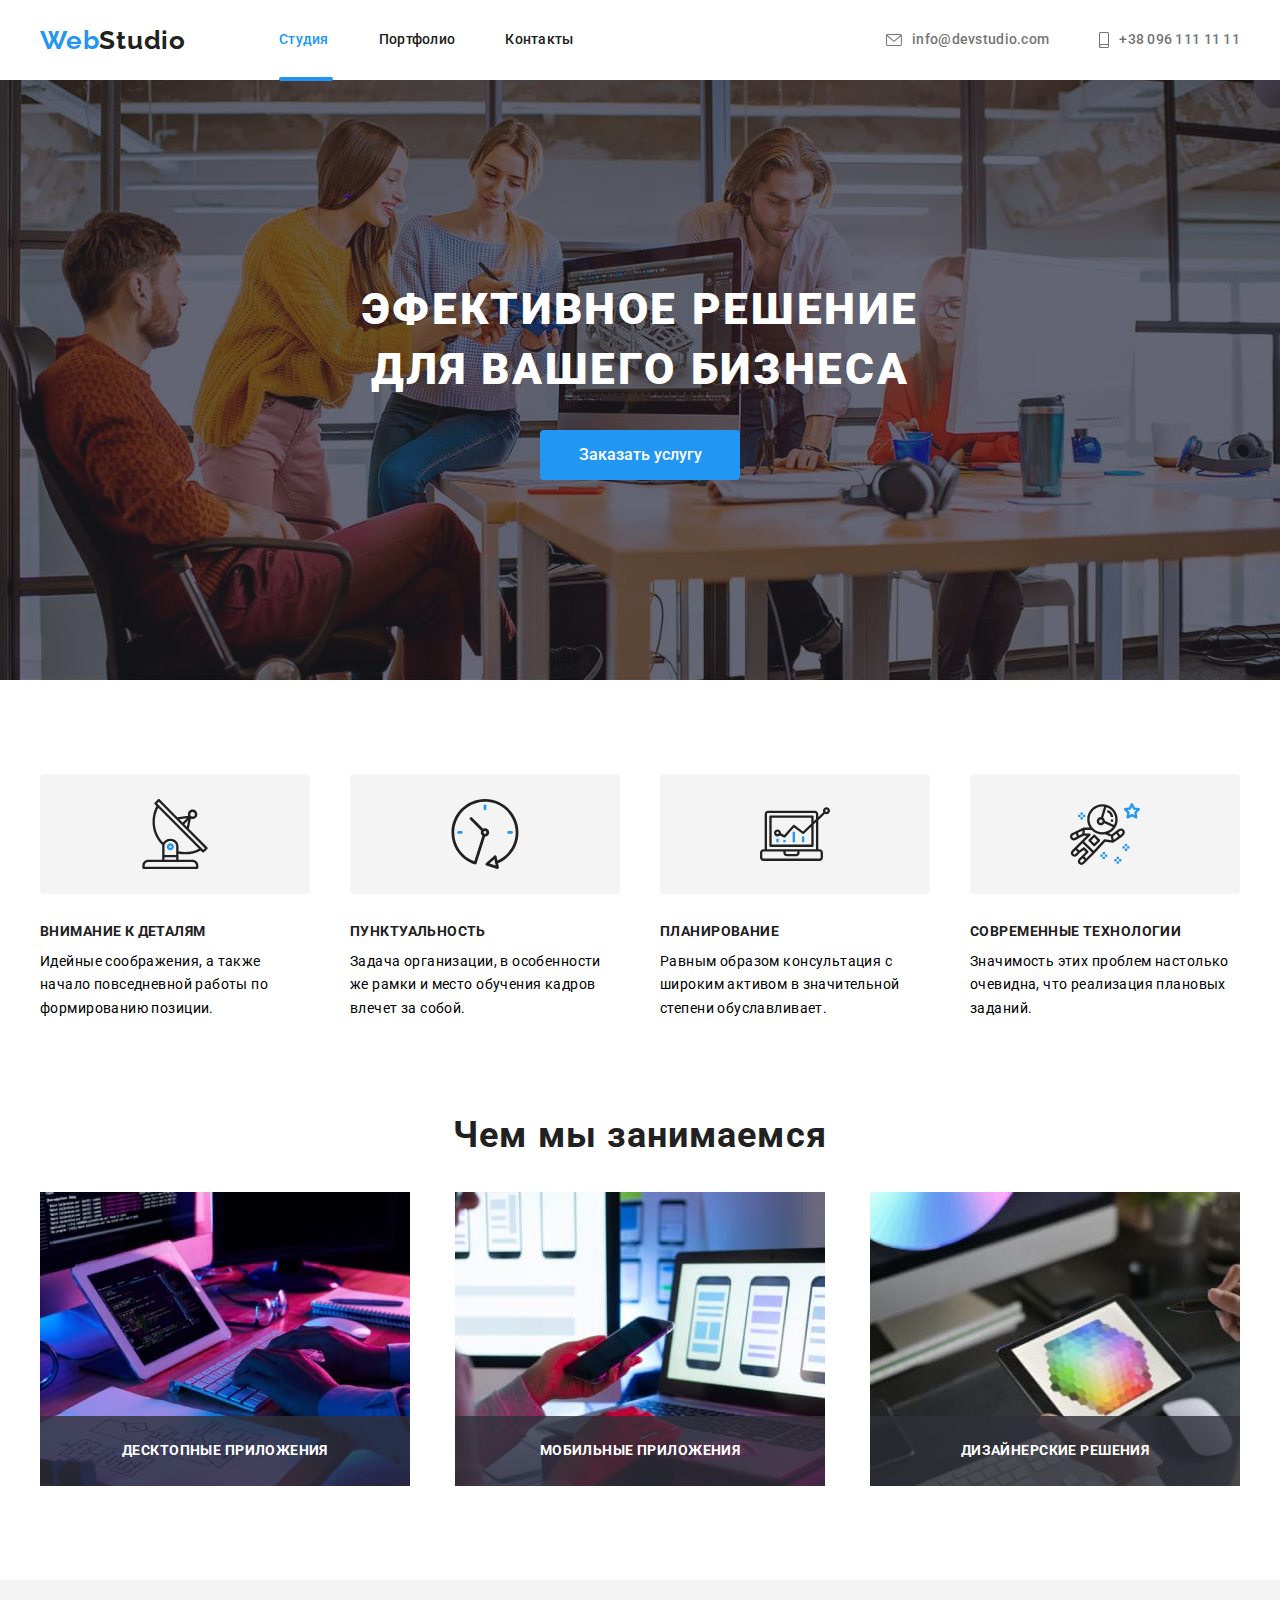
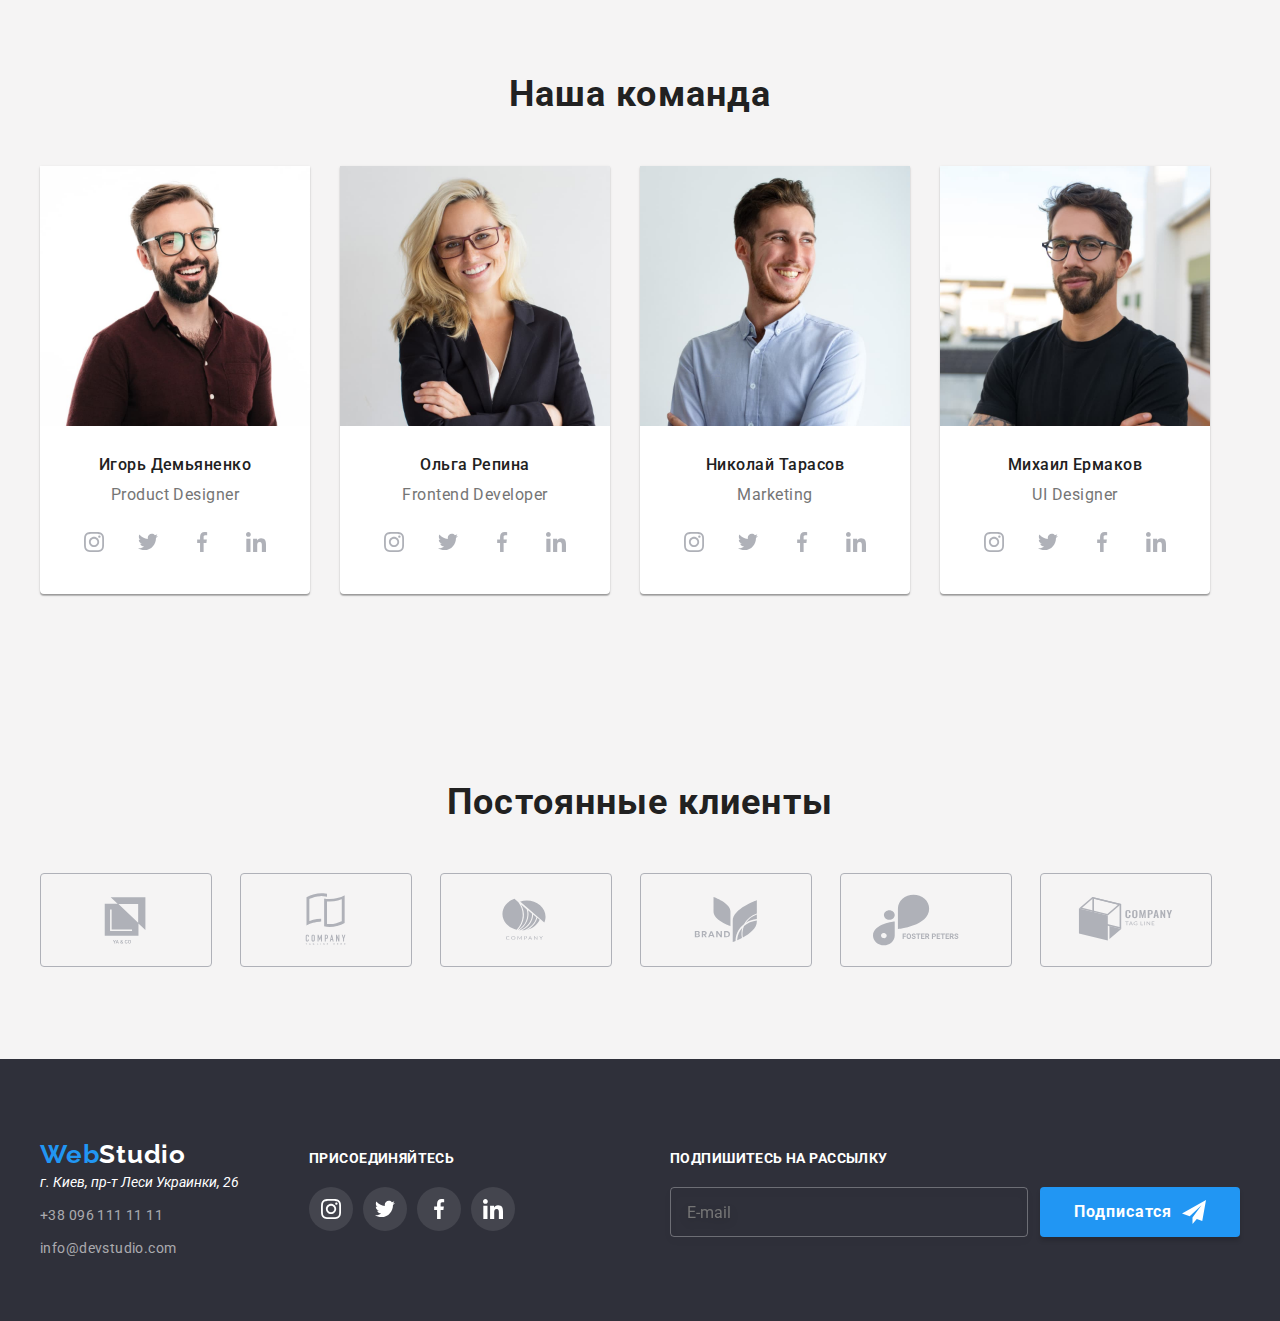
<file: index.html>
<!DOCTYPE html>
<html lang="ru">
<head>
    <meta charset="UTF-8">
    <meta http-equiv="X-UA-Compatible" content="IE=edge">
    <meta name="viewport" content="width=device-width, initial-scale=1.0">
    <link rel="preconnect" href="https://fonts.googleapis.com">
    <link rel="preconnect" href="https://fonts.gstatic.com" crossorigin>
    <link href="https://fonts.googleapis.com/css2?family=Raleway:wght@700&family=Roboto:wght@400;500;700;900&display=swap" rel="stylesheet">
    <link rel="stylesheet" href="./css/main.min.css">
    <title>WebStudio-Студия</title>
</head>
<body class="body">
    <!--шапка-->
    <header class="header">
        <div class="conteiner conteiner--flex">
            <nav class="nav">
                <a class="logo-one" href="./index.html"><span class="logo">Web</span>Studio</a>
        
                <ul class="nav__list">
                    <li class="nav__item">
                        <a class="nav__link nav__link--open" href="./index.html">Студия
                    </a>
                    </li>
                    <li class="nav__item">
                        <a class="nav__link" href="./portfolio.html">Портфолио
                        </a>
                    </li>
                    <li class="nav__item">
                        <a class="nav__link" href="#">Контакты
                        </a>
                    </li>
                </ul>        
            </nav>
                <ul class="contact__list">
                    <li class="contact__item">
                        <a class="contact__link" href="mailto:info@devstudio.com">
                            <svg class="contact__icon"    width="16" height="12" >
                                <use href="./img/symbol-defs.svg#icon-envelope"></use>
                            </svg>
                            info@devstudio.com
                        </a>
                    </li class="contact__item">
                    <li>
                        <a class="contact__link" href="tel:+380961111111">
                            <svg class="contact__icon" width="10" height="16">
                                <use href="./img/symbol-defs.svg#icon-smartphone"></use>
                            </svg>
                            +38 096 111 11 11
                        </a>
                    </li>
                </ul> 
        </div>
    </header>
    <main>
        <!--оглавление-->
        <section class="hero">
            <div class="conteiner">
                <h1 class="hero__text">
                    Эфективное решение <br> для вашего бизнеса
                </h1>
                <button class="hero__button" data-modal-open type="button">Заказать услугу</button>
            </div>
        </section>
        <!--список-->
        
            <section class="section">
                <div class="conteiner conteiner--flex-center">
                    <ul class="features">
                        <li class="features__item">
                            <div class="features__block">
                                <svg class="features__icon" width="70" height="70">
                                    <use href="./img/symbol-defs.svg#icon-antenna"></use>
                                </svg>
                            </div>
                            <h3 class="features__title">Внимание к деталям</h3>
                            <p class="features__text">Идейные соображения, а также начало повседневной работы по формированию позиции.</p>
                        </li>
                        <li class="features__item">
                            <div class="features__block">
                                <svg class="features__icon" width="70" height="70">
                                    <use href="./img/symbol-defs.svg#icon-clock"></use>
                                </svg>
                            </div>
                            <h3 class="features__title">Пунктуальность</h3>
                            <p class="features__text">Задача организации, в особенности же рамки и место обучения кадров влечет за собой.</p>
                        </li>
                        <li class="features__item">
                            <div class="features__block">
                                <svg class="features__icon" width="70" height="70">
                                    <use href="./img/symbol-defs.svg#icon-diagram"></use>
                                </svg>
                            </div>
                            <h3 class="features__title">Планирование</h3>
                            <p class="features__text">Равным образом консультация с широким активом в значительной степени обуславливает.</p>
                        </li>
                        <li class="features__item">
                            <div class="features__block">
                                <svg class="features__icon" width="70" height="70">
                                    <use href="./img/symbol-defs.svg#icon-astronaut"></use>
                                </svg>
                            </div>
                            <h3 class="features__title">Современные технологии</h3>
                            <p class="features__text">Значимость этих проблем настолько очевидна, что реализация плановых заданий.</p>
                        </li>
                    </ul>
                </div>
            </section>
        <section class="section section__no-pading-top">
            <div class="conteiner">
                <h2 class="section__tutle">Чем мы занимаемся</h2>
                <ul class="image__list">
                    <li class="image__item">
                        <div class="image__box">
                            <img src="./img/работа-с-компьютером.jpg" alt="Десктопные приложения" width="370">
                            <p class="image__text">Десктопные приложения</p>
                        </div>
                    </li>
                    <li class="image__item">
                        <div class="image__box">
                            <img src="./img/синхрнизация.jpg" alt="Мобильные приложения" width="370">
                            <p class="image__text">Мобильные приложения</p>
                    </div>
                    </li>
                    <li class="image__item">
                        <div class="image__box">
                            <img src="./img/графика.jpg" alt="Дизайнерские решения" width="370">
                            <p class="image__text">Дизайнерские решения</p>
                        </div>
                    </li>
                </ul>  
            </div> 
        </section>      
        <!--команда-->
        
         <section class="section members__section">
                <div class="conteiner members">
                    <h2 class="members__title">Наша команда</h2>
                    <ul class="members__list">
                        
                            <li class="members__item">
                            
                                <img class="members__image" src="./img/Демьяненко.jpg" alt="Игорь Демьяненко" width="270">
                                <div class="members__bar">
                                <h3 class="members__titul">Игорь Демьяненко</h3>
                                <p class="members__text">Product Designer</p>
                                <ul class="members social">
                                    <li class="social__item"><a class="social__link" href="#">
                                        <svg class="social__icon" width="20"  height="20">
                                            <use href="./img/symbol-defs.svg#icon-instagram"></use>
                                        </svg>
                                    </a>
                                    </li>
                                    <li class="social__item"><a class="social__link" href="#">
                                        <svg class="social__icon" width="20"  height="20">
                                            <use href="./img/symbol-defs.svg#icon-twitter"></use>
                                        </svg>
                                    </a>
                                    </li>
                                    <li class="social__item"><a class="social__link" href="#">
                                        <svg class="social__icon" width="20"  height="20">
                                            <use href="./img/symbol-defs.svg#icon-facebook"></use>
                                        </svg>
                                    </a>
                                        </li>
                                    <li class="social__item"><a class="social__link" href="#">
                                        <svg class="social__icon" width="20"  height="20">
                                            <use href="./img/symbol-defs.svg#icon-linkedin"></use>
                                        </svg>
                                    </a>
                                </li>
                                </ul>  
                            </div>           
                        </li>
                            <li class="members__item">
                                <img class="image" src="./img/Репина.jpg" alt="Ольга Репина" width="270">
                                <div class="members__bar">
                                <h3 class="members__titul">Ольга Репина</h3>
                                <p class="members__text">Frontend Developer</p>
                                <ul class="social">
                                    <li class="social__item"><a class="social__link" href="#">
                                        <svg class="social__icon" width="20"  height="20">
                                            <use href="./img/symbol-defs.svg#icon-instagram"></use>
                                        </svg>
                                    </a>
                                    </li>
                                    <li class="social__item"><a class="social__link" href="#">
                                        <svg class="social__icon" width="20"  height="20">
                                            <use href="./img/symbol-defs.svg#icon-twitter"></use>
                                        </svg>
                                    </a>
                                    </li>
                                    <li class="social__item"><a class="social__link" href="#">
                                        <svg class="social__icon" width="20"  height="20">
                                            <use href="./img/symbol-defs.svg#icon-facebook"></use>
                                        </svg>
                                    </a>
                                        </li>
                                    <li class="social__item"><a class="social__link" href="#">
                                        <svg class="social__icon" width="20"  height="20">
                                            <use href="./img/symbol-defs.svg#icon-linkedin"></use>
                                        </svg>
                                    </a>
                                </li>
                                </ul>   
                            </div>         
                            </li>
                            <li class="members__item">
                                <img class="image" src="./img/Тарасов.jpg" alt="Николай Тарасов" width="270"> 
                                <div class="members__bar">
                                <h3 class="members__titul">Николай Тарасов</h3>
                                <p class="members__text">Marketing</p>   
                                <ul class="social">
                                    <li class="social__item"><a class="social__link" href="#">
                                        <svg class="social__icon" width="20"  height="20">
                                            <use href="./img/symbol-defs.svg#icon-instagram"></use>
                                        </svg>
                                    </a>
                                    </li>
                                    <li class="social__item"><a class="social__link" href="#">
                                        <svg class="social__icon" width="20"  height="20">
                                            <use href="./img/symbol-defs.svg#icon-twitter"></use>
                                        </svg>
                                    </a>
                                    </li>
                                    <li class="social__item"><a class="social__link" href="#">
                                        <svg class="social__icon" width="20"  height="20">
                                            <use href="./img/symbol-defs.svg#icon-facebook"></use>
                                        </svg>
                                    </a>
                                        </li>
                                    <li class="social__item"><a class="social__link" href="#">
                                        <svg class="social__icon" width="20"  height="20">
                                            <use href="./img/symbol-defs.svg#icon-linkedin"></use>
                                        </svg>
                                    </a>
                                </li>
                                </ul>     
                            </div>       
                            </li>
                            <li class="members__item">
                                <img class="image" src="./img/Ермаков.jpg" alt="Михаил Ермаков" width="270">
                                <div class="members__bar">
                                <h3 class="members__titul">Михаил Ермаков</h3>
                                <p class="members__text">UI Designer</p>
                                <ul class="social">
                                    <li class="social__item"><a class="social__link" href="#">
                                        <svg class="social__icon" width="20"  height="20">
                                            <use href="./img/symbol-defs.svg#icon-instagram"></use>
                                        </svg>
                                    </a>
                                    </li>
                                    <li class="social__item"><a class="social__link" href="#">
                                        <svg class="social__icon" width="20"  height="20">
                                            <use href="./img/symbol-defs.svg#icon-twitter"></use>
                                        </svg>
                                    </a>
                                    </li>
                                    <li class="social__item"><a class="social__link" href="#">
                                        <svg class="social__icon" width="20"  height="20">
                                            <use href="./img/symbol-defs.svg#icon-facebook"></use>
                                        </svg>
                                    </a>
                                        </li>
                                    <li class="social__item"><a class="social__link" href="#">
                                        <svg class="social__icon" width="20"  height="20">
                                            <use href="./img/symbol-defs.svg#icon-linkedin"></use>
                                        </svg>
                                    </a>
                                </li>
                                </ul>            
                            </div> 
                            </li>
                    </ul>
                </div>
        </section>
            <!-- клиенты -->
        <section class="section client__section">
                <div class="conteiner">
                <h2 class="client__titul">Постоянные клиенты</h2>
                <ul class="client__list">
                    <li class="client__item">
                        <a class="client__link" href="#">
                            <svg class="client__logo" width="106"  height="60">
                                <use href="./img/symbol-defs.svg#icon-Client"></use>
                            </svg>
                        </a>
                    </li>
                    <li class="client__item">
                        <a class="client__link" href="#">
                            <svg class="client__logo" width="106"  height="60">
                                <use href="./img/symbol-defs.svg#icon-Client1"></use>
                            </svg>
                        </a>
                    </li>
                    <li class="client__item">
                        <a class="client__link" href="#">
                            <svg class="client__logo" width="106"  height="60">
                                <use href="./img/symbol-defs.svg#icon-Client2"></use>
                            </svg>
                        </a>
                    </li>
                    <li class="client__item">
                        <a class="client__link" href="#">
                            <svg class="client__logo" width="106"  height="60">
                                <use href="./img/symbol-defs.svg#icon-Client3"></use>
                            </svg>
                        </a>
                    </li>
                    <li class="client__item">
                        <a class="client__link" href="#">
                            <svg class="client__logo" width="106"  height="60">
                                <use href="./img/symbol-defs.svg#icon-Client4"></use>
                            </svg>
                        </a>
                    </li>
                    <li class="client__item">
                        <a class="client__link" href="#">
                            <svg class="client__logo" width="106"  height="60">
                                <use href="./img/symbol-defs.svg#icon-Client5"></use>
                            </svg>
                        </a>
                    </li>
                </ul>
            </div>
        </section>
        
    </main>
    <!--контакты-->
    
        <footer class="footer">
            <div class="conteiner">
                <div class="footer__address">
                    <a class="footer__logo" href="./index.html"><span class="logo">Web</span>Studio</a>
                    <address>г. Киев, пр-т Леси Украинки, 26</address>
                    <ul class="footer__list">
                        <li class="footer__item">
                            <a class="footer__link" href="tel:+380961111111">+38 096 111 11 11</a>
                        </li>
                        <li class="footer__item">
                            <a class="footer__link" href="mailto:info@devstudio.com">info@devstudio.com</a>

                        </li>
                    </ul>
                </div>
                <div class="footer__set">
                    <p class="footer__soctitul">присоединяйтесь</p>
                    <ul class="footer__social">
                        <li class="social__item">
                            <a class="social__link" href="#">
                            <svg class="icon-footer" width="20"  height="20">
                                <use href="./img/symbol-defs.svg#icon-instagram"></use>
                            </svg>
                        </a>
                        </li>
                        <li class="social__item">
                            <a class="social__link" href="#">
                            <svg class="icon-footer" width="20"  height="20">
                                <use href="./img/symbol-defs.svg#icon-twitter"></use>
                            </svg>
                        </a>
                        </li>
                        <li class="social__item">
                            <a class="social__link" href="#">
                            <svg class="icon-footer" width="20"  height="20">
                                <use href="./img/symbol-defs.svg#icon-facebook"></use>
                            </svg>
                        </a>
                            </li>
                        <li class="social__item">
                            <a class="social__link" href="#">
                            <svg class="icon-footer" width="20"  height="20">
                                <use href="./img/symbol-defs.svg#icon-linkedin"></use>
                            </svg>
                        </a>
                    </li>
                    </ul> 
                </div>
                
                <label class="footer__field">
                    <p class="field__text">Подпишитесь на рассылку
                    </p>
                    <form class="field__conteiner">
                        <input class="field__input" type="email" name="email" placeholder="E-mail">
                        
                    
                        <button class="field__button" type="submit">Подписатся 
                            <svg class="icon__button" width="24"  height="24">
                                <use href="./img/symbol-defs.svg#icon-send"></use>
                            </svg>
                        </button>
                    </form>
                </label>
            </div>

        </footer>
<!-- modal-->
    <div class="backdrop is-hidden" data-modal>
        <div class="modal">
            <button class="modal__close" data-modal-close>
                <svg class="modal__icon-close" width= "18" height="18">
                    <use href="./img/symbol-defs.svg#icon-close-black"></use>
                </svg>
            </button>
            <form class="form" autocomplete="off" autocapitalize="none">
                <b class="form__titul">Оставьте свои данные, мы вам перезвоним</b>
                <label class="form__field">
                    <input class="form__input" type="text" name="name" placeholder=" ">
                    <svg class="form__icon" width= "15" height="15">
                        <use href="./img/symbol-defs.svg#icon-person-black"></use>
                    </svg>
                    <span class="form__text">Имя</span>
                </label>
                
                <label class="form__field">
                    
                    <input class="form__input" type="tel" name="tel" placeholder="   ">
                    <svg class="form__icon" width= "15" height="18">
                        <use href="./img/symbol-defs.svg#icon-phone-black"></use>
                    </svg>
                    
                    <span class="form__text">Телефон</span>
                </label>
                
                <label class="form__field">
                    <input class="form__input" type="email" name="email" placeholder="   ">
                    <svg class="form__icon" width= "15" height="15">
                        <use href="./img/symbol-defs.svg#icon-email-black"></use>
                    </svg>
                   
                    <span class="form__text">Почта</span>
                </label>
                <label class="form__field">
                    
                    <textarea class="form__coments" name="text" rows="5" placeholder="  "></textarea>
                    <span class="coments__text">Коментарий</span>
                </label>
                <label class="form__checkbox">
                    <input class="checkbox" type="checkbox">
                    <div class="checkbox-icon"></div>
                    <span class="checkbox__text">Соглашаюсь с рассылкой и принимаю 
                        <a class="checkbox__link" href="#">Условия договора</a>
                    </span>
                </label>
            
                <button class="form__button" type="submit">Отправить</button>
                
            </form>
            
            
        </div>

    
    </div>
    <script src="./js/modal.js"></script>
</body>
</html>
</file>
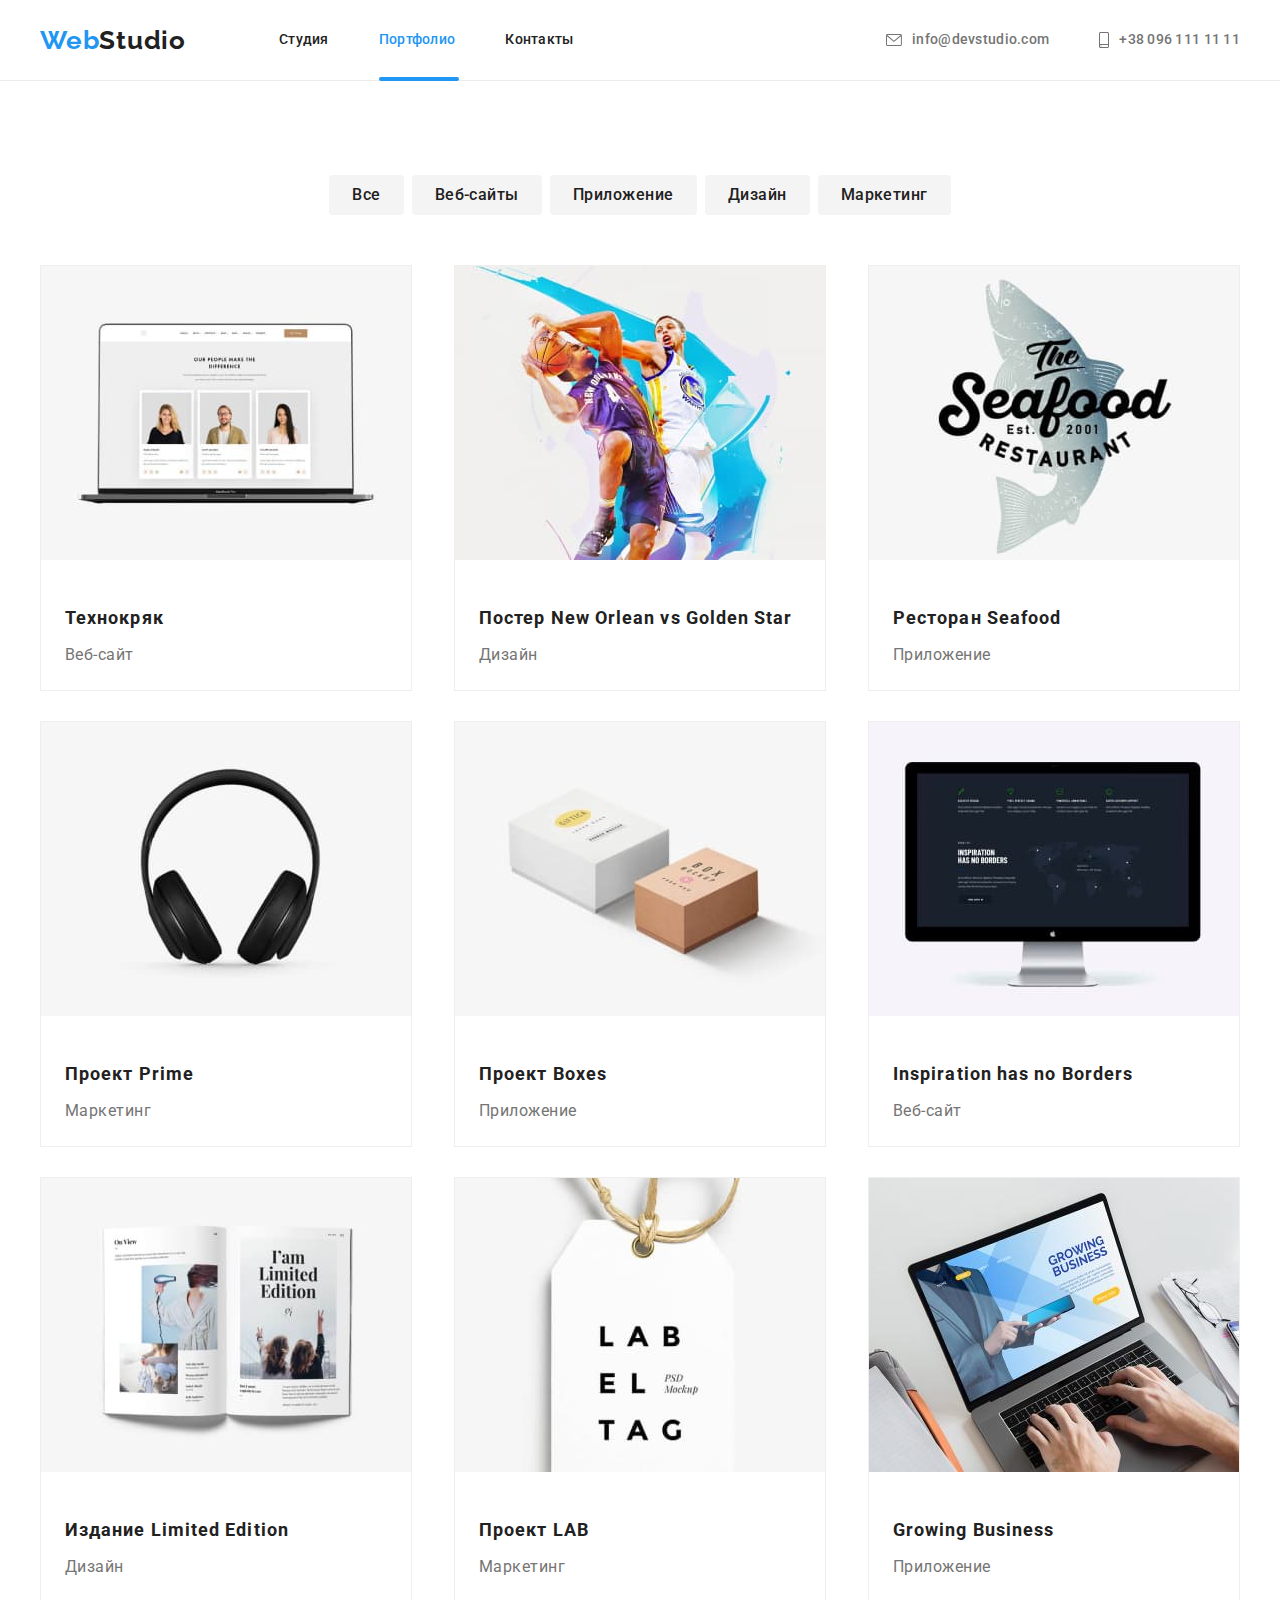
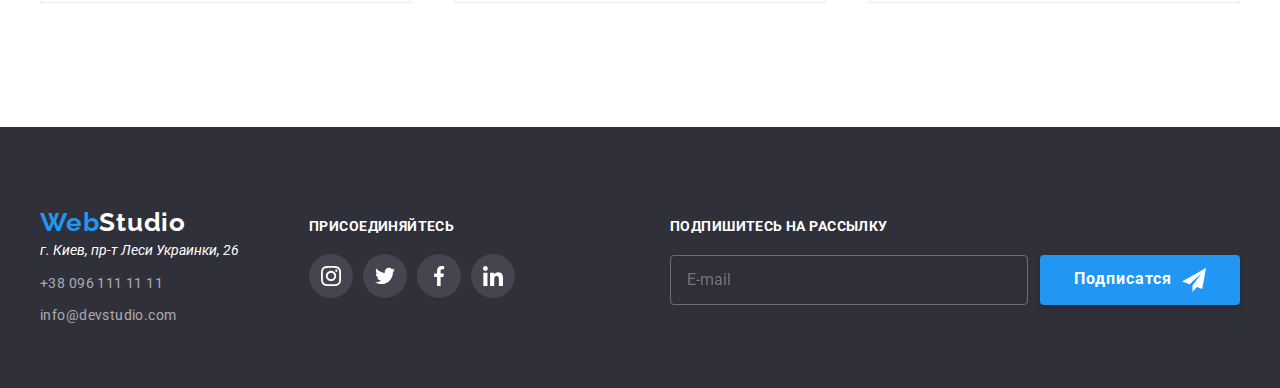
<file: portfolio.html>
<!DOCTYPE html>
<html lang="ru">
<head>
    <meta charset="UTF-8">
    <meta http-equiv="X-UA-Compatible" content="IE=edge">
    <meta name="viewport" content="width=device-width, initial-scale=1.0">
    <link rel="preconnect" href="https://fonts.googleapis.com">
    <link rel="preconnect" href="https://fonts.gstatic.com" crossorigin>
    <link href="https://fonts.googleapis.com/css2?family=Raleway:wght@700&family=Roboto:wght@400;500;700;900&display=swap" rel="stylesheet">
    <link rel="stylesheet" href="css/main.min.css">
    <title>WebStudio-Портфолио</title>
</head>
<body class="port-body">
    <!--шапка-->

    <header class="header">
        <div class="conteiner conteiner--flex">
            <nav class="nav">
                <a class="logo-one" href="./index.html"><span class="logo">Web</span>Studio</a>
        
                <ul class="nav__list">
                    <li class="nav__item">
                        <a class="nav__link" href="./index.html">Студия
                    </a>
                    </li>
                    <li class="nav__item">
                        <a class="nav__link nav__link--open" href="./portfolio.html">Портфолио
                        </a>
                    </li>
                    <li class="nav__item">
                        <a class="nav__link" href="#">Контакты
                        </a>
                    </li>
                </ul>        
            </nav>
                <ul class="contact__list">
                    <li class="contact__item">
                        <a class="contact__link" href="mailto:info@devstudio.com">
                            <svg class="contact__icon"    width="16" height="12" >
                                <use href="./img/symbol-defs.svg#icon-envelope"></use>
                            </svg>
                            info@devstudio.com
                        </a>
                    </li class="contact__item">
                    <li>
                        <a class="contact__link" href="tel:+380961111111">
                            <svg class="contact__icon" width="10" height="16">
                                <use href="./img/symbol-defs.svg#icon-smartphone"></use>
                            </svg>
                            +38 096 111 11 11
                        </a>
                    </li>
                </ul> 
        </div>
    </header>
    <main>
        <!--кнопки-->
        
        <section class="section port-section">
            <div class="conteiner">
                <h1 class="titul hiden"></h1>
                <ul class="filter">
                    <li class="filter__item"><button class="filter__button" type="button">Все</button></li>
                    <li class="filter__item"><button class="filter__button" type="button">Веб-сайты</button></li>
                    <li class="filter__item"><button class="filter__button" type="button">Приложение</button></li>
                    <li class="filter__item"><button class="filter__button" type="button">Дизайн</button></li>
                    <li class="filter__item"><button class="filter__button" type="button">Маркетинг</button></li>
                </ul>
        
                <ul class="galery">
                    <li class="galery__item"> 
                        <a class="galery__link" href="#">
                            <div class="galery__action">
                                <img class="galery__image" src="./img/технокряк.jpg" alt="Технокряк" width="370">
                                <p class="galery__action-text">Технокряк это современная площадка распространения коронавируса. Компании используют эту платформу для цифрового шпионажа и атак на защищённые сервера конкурентов.</p>
                            </div>
                                <div class="galery__image-box">
                                    <h2 class="galery__titul">Технокряк</h2>
                                    <p class="galery__text">Веб-сайт</p>
                                </div>
                        
                        </a>
                    </li>
                    <li class="galery__item">
                        <a class="galery__link" href="#">
                            <div class="galery__action">
                                <img class="galery__image" src="./img/постер-new-orlean-vs-golden-stars.jpg" alt="Постер-New-Orlean-vs-Golden-Stars" width="370">
                                <p class="galery__action-text">Технокряк это современная площадка распространения коронавируса. Компании используют эту платформу для цифрового шпионажа и атак на защищённые сервера конкурентов.</p>
                            </div>
                            <div class="galery__image-box">
                                <h2 class="galery__titul">Постер New Orlean vs Golden Star</h2>
                                <p class="galery__text">Дизайн</p>
                            </div>
                        </a>
                    </li>
                    <li class="galery__item">
                        <a class="galery__link" href="#">
                            <div class="galery__action">
                                <img class="galery__image" src="./img/ресторан-seafood.jpg" alt="Ресторан-Seafood" width="370">
                                <p class="galery__action-text">Технокряк это современная площадка распространения коронавируса. Компании используют эту платформу для цифрового шпионажа и атак на защищённые сервера конкурентов.</p>
                            </div>
                            <div class="galery__image-box">
                                <h2 class="galery__titul">Ресторан Seafood</h2>
                                <p class="galery__text">Приложение</p>
                            </div>
                        </a>
                    </li>
                    <li class="galery__item">
                        <a class="galery__link" href="#">
                            <div class="galery__action">
                                <img class="galery__image" src="./img/проэкт-Prime.jpg" alt="проэкт-Prime" width="370">
                                <p class="galery__action-text">Технокряк это современная площадка распространения коронавируса. Компании используют эту платформу для цифрового шпионажа и атак на защищённые сервера конкурентов.</p>
                            </div>
                            <div class="galery__image-box">
                                <h2 class="galery__titul">Проект Prime</h2>
                                <p class="galery__text">Маркетинг</p>
                            </div>
                        </a>
                    </li>
                    <li class="galery__item">
                        <a class="galery__link" href="#">
                            <div class="galery__action">
                                <img class="galery__image" src="./img/проэкт-boxes.jpg" alt="проэкт-boxes" width="370">
                                <p class="galery__action-text">Технокряк это современная площадка распространения коронавируса. Компании используют эту платформу для цифрового шпионажа и атак на защищённые сервера конкурентов.</p>
                            </div>
                            <div class="galery__image-box">
                                <h2 class="galery__titul">Проект Boxes</h2>
                                <p class="galery__text">Приложение</p>
                            </div>
                        </a>
                    </li>
                    <li class="galery__item">
                        <a class="galery__link" href="#">
                            <div class="galery__action">
                                <img class="galery__image" src="./img/inspiration-has-no-borders.jpg" alt="inspiration-has-no-borders" width="370">
                                <p class="galery__action-text">Технокряк это современная площадка распространения коронавируса. Компании используют эту платформу для цифрового шпионажа и атак на защищённые сервера конкурентов.</p>
                            </div>
                            <div class="galery__image-box">
                                <h2 class="galery__titul">Inspiration has no Borders</h2>
                                <p class="galery__text">Веб-сайт</p>
                            </div>
                        </a>
                    </li>
                    <li class="galery__item">
                        <a class="galery__link" href="#">
                            <div class="galery__action">
                                <img class="galery__image" src="./img/издание-limited-edition.jpg" alt="издание-limited-edition" width="370">
                                <p class="galery__action-text">Технокряк это современная площадка распространения коронавируса. Компании используют эту платформу для цифрового шпионажа и атак на защищённые сервера конкурентов.</p>
                            </div>
                            <div class="galery__image-box">
                                <h2 class="galery__titul">Издание Limited Edition</h2>
                                <p class="galery__text">Дизайн</p>
                            </div>
                        </a>
                    </li>
                    <li class="galery__item">
                        <a class="galery__link" href="#">
                            <div class="galery__action">
                                <img class="galery__image" src="./img/проэкт-lab.jpg" alt="проэкт-lab" width="370">
                                <p class="galery__action-text">Технокряк это современная площадка распространения коронавируса. Компании используют эту платформу для цифрового шпионажа и атак на защищённые сервера конкурентов.</p>
                            </div>
                            <div class="galery__image-box">
                                <h2 class="galery__titul">Проект LAB</h2>
                                <p class="galery__text">Маркетинг</p>
                            </div>
                        </a>
                    </li>
                    <li class="galery__item">
                        <a class="galery__link" href="#">
                            <div class="galery__action">
                                <img class="galery__image" src="./img/growing-buseness.jpg" alt="growing-buseness" width="370">
                                <p class="galery__action-text">Технокряк это современная площадка распространения коронавируса. Компании используют эту платформу для цифрового шпионажа и атак на защищённые сервера конкурентов.</p>
                            </div>
                            <div class="galery__image-box">
                                <h2 class="galery__titul">Growing Business</h2>
                                <p class="galery__text">Приложение</p>
                            </div>
                        </a>
                    </li>
                </ul>
            </div>
        </section>
        
    </main>
    <!--контакты-->
    <footer class="footer">
        <div class="conteiner">
            <div class="footer__address">
                <a class="footer__logo" href="./index.html"><span class="logo">Web</span>Studio</a>
                <address>г. Киев, пр-т Леси Украинки, 26</address>
                <ul class="footer__list">
                    <li class="footer__item">
                        <a class="footer__link" href="tel:+380961111111">+38 096 111 11 11</a>
                    </li>
                    <li class="footer__item">
                        <a class="footer__link" href="mailto:info@devstudio.com">info@devstudio.com</a>

                    </li>
                </ul>
            </div>
            <div class="footer__set">
                <p class="footer__soctitul">присоединяйтесь</p>
                <ul class="footer__social">
                    <li class="social__item">
                        <a class="social__link" href="#">
                        <svg class="icon-footer" width="20"  height="20">
                            <use href="./img/symbol-defs.svg#icon-instagram"></use>
                        </svg>
                    </a>
                    </li>
                    <li class="social__item">
                        <a class="social__link" href="#">
                        <svg class="icon-footer" width="20"  height="20">
                            <use href="./img/symbol-defs.svg#icon-twitter"></use>
                        </svg>
                    </a>
                    </li>
                    <li class="social__item">
                        <a class="social__link" href="#">
                        <svg class="icon-footer" width="20"  height="20">
                            <use href="./img/symbol-defs.svg#icon-facebook"></use>
                        </svg>
                    </a>
                        </li>
                    <li class="social__item">
                        <a class="social__link" href="#">
                        <svg class="icon-footer" width="20"  height="20">
                            <use href="./img/symbol-defs.svg#icon-linkedin"></use>
                        </svg>
                    </a>
                </li>
                </ul> 
            </div>
            
            <label class="footer__field">
                <p class="field__text">Подпишитесь на рассылку
                </p>
                <form class="field__conteiner">
                    <input class="field__input" type="email" name="email" placeholder="E-mail">
                    
                
                    <button class="field__button" type="submit">Подписатся 
                        <svg class="icon__button" width="24"  height="24">
                            <use href="./img/symbol-defs.svg#icon-send"></use>
                        </svg>
                    </button>
                </form>
            </label>
        </div>

    </footer>
</body>
</html>
</file>
<file: css/main.min.css>
/*! normalize.css v8.0.1 | MIT License | github.com/necolas/normalize.css */html{line-height:1.15;-webkit-text-size-adjust:100%}body{margin:0}main{display:block}h1{font-size:2em;margin:0.67em 0}hr{box-sizing:content-box;height:0;overflow:visible}pre{font-family:monospace, monospace;font-size:1em}a{background-color:transparent}abbr[title]{border-bottom:none;text-decoration:underline;text-decoration:underline dotted}b,strong{font-weight:bolder}code,kbd,samp{font-family:monospace, monospace;font-size:1em}small{font-size:80%}sub,sup{font-size:75%;line-height:0;position:relative;vertical-align:baseline}sub{bottom:-0.25em}sup{top:-0.5em}img{border-style:none}button,input,optgroup,select,textarea{font-family:inherit;font-size:100%;line-height:1.15;margin:0}button,input{overflow:visible}button,select{text-transform:none}button,[type="button"],[type="reset"],[type="submit"]{-webkit-appearance:button}button::-moz-focus-inner,[type="button"]::-moz-focus-inner,[type="reset"]::-moz-focus-inner,[type="submit"]::-moz-focus-inner{border-style:none;padding:0}button:-moz-focusring,[type="button"]:-moz-focusring,[type="reset"]:-moz-focusring,[type="submit"]:-moz-focusring{outline:1px dotted ButtonText}fieldset{padding:0.35em 0.75em 0.625em}legend{box-sizing:border-box;color:inherit;display:table;max-width:100%;padding:0;white-space:normal}progress{vertical-align:baseline}textarea{overflow:auto}[type="checkbox"],[type="radio"]{box-sizing:border-box;padding:0}[type="number"]::-webkit-inner-spin-button,[type="number"]::-webkit-outer-spin-button{height:auto}[type="search"]{-webkit-appearance:textfield;outline-offset:-2px}[type="search"]::-webkit-search-decoration{-webkit-appearance:none}::-webkit-file-upload-button{-webkit-appearance:button;font:inherit}details{display:block}summary{display:list-item}template{display:none}[hidden]{display:none}.conteiner{width:1200px;margin-left:auto;margin-right:auto;padding:0 15px}.conteiner--flex{display:flex}.conteiner--flex-center{justify-content:center}.section{padding-top:94px;padding-bottom:94px}.section.section__no-pading-top{padding-top:0}ul{padding:0;margin:0;list-style:none}body{font-family:Roboto;font-style:normal;background-color:var(--primary-bg-color);color:var(--primary-text-color)}a{text-decoration:none}h1,h2,h3,h4,h5,p,ul{margin:0}.nav{display:flex}img{display:block;max-width:100%;height:auto}.logo-one{display:flex;align-items:center;margin-right:93px;font-family:Raleway;font-weight:700;font-size:26px;line-height:1.19;letter-spacing:0.03em;color:#212121;transition-property:color;transition-duration:250ms;transition-timing-function:cubic-bezier(0.4, 0, 0.2, 1)}.logo-one:hover,.logo-one:focus{color:#2196F3}.logo{color:#2196F3}.nav__list{display:flex;margin:0px;padding:0px;text-align:center;align-items:center}.nav__list .nav__item:not(:last-child){margin-right:50px}.nav__link{display:inline-block;padding:32px 0;font-weight:500;font-size:14px;line-height:1.14;letter-spacing:0.02em;color:#212121;transition-property:color;transition-duration:250ms;transition-timing-function:cubic-bezier(0.4, 0, 0.2, 1)}.nav__link:focus,.nav__link:hover{color:#2196F3}.nav__link--open{position:relative;color:#2196F3}.nav__link--open::after{content:'';position:absolute;bottom:-1px;left:0;width:100%;height:0;border:2px solid #2196F3;border-radius:2px}.contact__icon{margin-right:10px;fill:currentColor}.contact__list{display:flex;margin-left:auto}.contact__item:not(:last-child){margin-left:auto;margin-right:50px}.contact__link{display:flex;align-items:center;padding:32px 0;font-weight:500;font-size:14px;line-height:1.14;letter-spacing:0.02em;color:#757575;transition-property:color, fill;transition-duration:250ms;transition-timing-function:cubic-bezier(0.4, 0, 0.2, 1)}.contact__link:hover,.contact__link:focus{color:#2196F3;fill:#2196F3}.header__contact{display:flex;align-items:center;margin-left:auto}.footer{padding-top:60px;padding-bottom:60px;background-color:#2F303A}.footer__logo{font-family:Raleway;font-weight:700;font-size:26px;line-height:1.19;letter-spacing:0.03em;color:#fff;text-decoration:none}.footer .logo{color:#2196F3}.footer .conteiner{display:flex;align-items:baseline}.footer__address{font-style:normal;margin-top:20px;font-weight:normal;font-size:14px;line-height:1.71;color:#fff}.footer__list{margin:0;padding:0}.footer__item{margin-top:9px}.footer__link{font-weight:normal;font-size:14px;line-height:1.71;letter-spacing:0.03em;color:rgba(255,255,255,0.6)}.footer__set{margin-left:70px}.footer__soctitul{margin-bottom:20px;font-weight:700;font-size:14px;line-height:1.18;letter-spacing:0.03em;text-transform:uppercase;color:#fff}.footer__social{display:flex;flex-direction:row;padding:0;margin:0}.footer__field{display:inline-flex;flex-direction:column;margin-left:auto}.social__item:not(:last-child){margin-right:10px}.social__link{display:flex;align-items:center;justify-content:center;width:44px;height:44px;border-radius:50%;background-color:rgba(255,255,255,0.1);fill:#fff;transition-property:background-color;transition-duration:250ms;transition-timing-function:cubic-bezier(0.4, 0, 0.2, 1)}.social__link:hover,.social__link:focus{background-color:#2196F3}.field__conteiner{display:flex;margin-top:20px}.field__input{margin-right:12px;padding-left:16px;width:358px;height:50px;color:#fff;background-color:inherit;border:1px solid rgba(255,255,255,0.3);box-sizing:border-box;filter:drop-shadow(0px 4px 4px rgba(0,0,0,0.15));border-radius:4px}.field__text{align-self:flex-start;font-weight:700;font-size:14px;line-height:1.14;letter-spacing:0.03em;text-transform:uppercase;color:#fff}.field__button{width:200px;height:50px;padding:0;margin:0;font-weight:700;font-size:16px;line-height:1.4;text-align:center;letter-spacing:0.06em;display:flex;align-items:center;justify-content:center;fill:#fff;color:#fff;border:none;background:#2196F3;box-shadow:0px 4px 4px rgba(0,0,0,0.15);border-radius:4px;cursor:pointer}.icon__button{margin-left:10px}.hero .conteiner{display:flex;flex-direction:column;align-items:center}.hero{display:flex;justify-content:center;align-items:center;padding:200px 0;background-color:#2F303A;background-image:linear-gradient(rgba(47,48,58,0.4), rgba(47,48,58,0.4)),url(../img/bgimg.jpg);background-size:cover;background-position:center;background-repeat:no-repeat}.hero__text{font-weight:900;font-size:44px;line-height:1.36;text-align:center;letter-spacing:0.06em;text-transform:uppercase;color:#fff;margin-bottom:30px}.hero__button{padding:10px 0px;cursor:pointer;text-align:center;border:none;border-radius:4px;min-width:200px;font-weight:500;font-size:16px;line-height:1.87;background-color:#2196F3;color:#fff}.features{display:flex;flex-wrap:wrap;justify-content:space-between;font-weight:bold;font-size:14px;line-height:1.14;letter-spacing:0.03em;text-transform:uppercase}.features__item{width:270px}.features__block{display:flex;justify-content:center;align-items:center;height:120px;margin-bottom:30px;background-color:#F5F4F4;border-radius:4px}.features__icon{background-repeat:no-repeat;background-position:center}.features__title{font-size:14px;line-height:1.14;letter-spacing:0.03em;text-transform:uppercase;color:#212121}.features__text{margin-top:10px;font-weight:normal;font-size:14px;line-height:1.71;letter-spacing:0.03em;text-transform:none}.image{padding-top:0;display:flex;position:relative}.section__tutle{margin-bottom:35px;font-weight:bold;font-size:36px;line-height:1.16;text-align:center;letter-spacing:0.03em;color:#212121}.image__box{position:relative}.image__list{display:flex;padding-bottom:-4px;justify-content:space-between}.image__list:not(:last-child){margin-right:30px}.image__text{display:flex;justify-content:space-evenly;align-items:center;position:absolute;width:100%;height:70px;bottom:0;left:0;font-weight:700;font-size:14px;line-height:1.14;letter-spacing:0.03em;text-transform:uppercase;color:#fff;background:rgba(47,48,58,0.8)}.members__section{background-color:#F5F4F4}.members__title{font-weight:700;font-size:36px;line-height:1.16;text-align:center;letter-spacing:0.03em;color:#212121}.members__list{display:flex;margin-top:50px}.members__bar{padding-top:30px;padding-bottom:30px}.members__item{background-color:#fff;box-shadow:0px 1px 3px rgba(0,0,0,0.12),0px 1px 1px rgba(0,0,0,0.14),0px 2px 1px rgba(0,0,0,0.2);border-radius:0px 0px 4px 4px}.members__item:not(:last-child){margin-right:30px}.members__titul{font-weight:500;font-size:16px;line-height:1.18;text-align:center;letter-spacing:0.03em;color:#212121}.members__text{margin-top:10px;font-weight:normal;font-size:16px;line-height:19px;text-align:center;letter-spacing:0.03em;color:#757575}.members__item .social{display:flex;justify-content:center;margin-top:16px;list-style:none}.members__item .social__item:not(:last-child){margin-right:10px}.members__item .social__link{display:flex;align-items:center;justify-content:center;width:44px;height:44px;border-radius:50%;background-color:inherit;transition-property:background-color , fill;transition-duration:250ms;transition-timing-function:cubic-bezier(0.4, 0, 0.2, 1)}.members__item .social__link:hover,.members__item .social__link:focus{background-color:#2196F3}.members__item .social__link:hover svg,.members__item .social__link:focus svg{fill:#fff}.members__item .social__icon{fill:#afb1b8;transition-property:background-color, fill;transition-duration:250ms;transition-timing-function:cubic-bezier(0.4, 0, 0.2, 1)}.client__section{color:#212121;background-color:#F5F4F4}.client__titul{font-weight:bold;font-size:36px;line-height:1.16;text-align:center;letter-spacing:0.03em}.client__list{margin-top:50px;display:flex}.client__item{width:170px;height:92px;border:none}.client__item:not(:last-child){margin-right:30px}.client__link{display:flex;align-items:center;justify-content:center;width:170px;height:92px;border:1px solid #AFB1B8;border-radius:4px;fill:#AFB1B8;transition-property:fill, border-color;transition-duration:250ms;transition-timing-function:cubic-bezier(0.4, 0, 0.2, 1)}.client__link:hover,.client__link:focus{fill:#2196F3;border-color:#2196F3}.backdrop{position:fixed;top:0;left:0;width:100%;height:100%;background:rgba(0,0,0,0.5);opacity:1;transition-property:opacity, pointer-events;transition-duration:250ms;transition-timing-function:cubic-bezier(0.4, 0, 0.2, 1)}.backdrop.is-hidden{opacity:0;pointer-events:none}.backdrop.is-hidden .modal{transform:translate(-50%, -50%) scale(0.2);opacity:0;pointer-events:none;transition-delay:0ms}.modal{position:absolute;width:528px;min-height:490px;background-color:#fff;top:50%;left:50%;transform:translate(-50%, -50%) scale(1);padding:40px;transition-property:transform, opacity, pointer-events;transition-duration:250ms;transition-timing-function:cubic-bezier(0.4, 0, 0.2, 1);transition-delay:250ms}.modal__close{position:absolute;top:0;right:0;display:flex;justify-content:center;align-content:center;flex-wrap:wrap;background-color:inherit;margin:8px;margin-left:auto;width:30px;height:30px;border:1px solid rgba(0,0,0,0.1);border-radius:50%;cursor:pointer}.modal__icon-close{fill:#000}.modal__close:hover .modal__icon-close,.modal__close:focus .modal__icon-close{fill:#2196F3;border-color:#2196F3}.form{display:flex;flex-direction:column;position:relative}.form__titul{display:inline-block;margin-bottom:30px;font-weight:700;font-size:20px;line-height:1.15;text-align:center;letter-spacing:0.03em;color:#212121}.form__field{position:relative;margin-bottom:28px}.form__text{position:absolute;top:50%;left:42px;transform:translateY(-50%);font-style:normal;font-weight:400;font-size:12px;line-height:1.14;letter-spacing:0.01em;transition-property:top, left, transform;transition-duration:250ms;transition-timing-function:cubic-bezier(0.4, 0, 0.2, 1)}.form__input{width:100%;height:auto;padding-left:42px;padding-top:12px;padding-bottom:12px;border:1px solid rgba(33,33,33,0.2);box-sizing:border-box;border-radius:4px}.form__input:placeholder-shown ~ .form__text{position:absolute;top:50%;left:42px;transform:translateY(-50%);font-style:normal;font-weight:400;font-size:12px;line-height:1.14;letter-spacing:0.01em;transition-property:top, left, transform;transition-duration:250ms;transition-timing-function:cubic-bezier(0.4, 0, 0.2, 1)}.form__input:focus ~ .form__text{top:0;left:2px;transform:translateY(-120%);color:#2196F3;transition-property:top, left, transform;transition-duration:250ms;transition-timing-function:cubic-bezier(0.4, 0, 0.2, 1)}.form__input ~ .form__text{top:0;left:2px;transform:translateY(-120%);color:currentColor;transition-property:top, left, transform;transition-duration:250ms;transition-timing-function:cubic-bezier(0.4, 0, 0.2, 1)}.form__input:focus+.form__icon{fill:#2196F3;transition-property:fill;transition-duration:250ms;transition-timing-function:cubic-bezier(0.4, 0, 0.2, 1)}.form__icon{position:absolute;top:50%;left:15px;transform:translateY(-50%)}.form__coments{display:inline-block;width:502px;resize:none;padding:12px;font-family:inherit;font-size:inherit}.form__coments:focus+.coments__text{top:0;left:2px;transform:translateY(-120%);color:#2196F3;transition-property:top, left, transform;transition-duration:250ms;transition-timing-function:cubic-bezier(0.4, 0, 0.2, 1)}.form__coments:not(:placeholder-shown)+.coments__text{top:0;left:2px;transform:translateY(-120%);transition-property:top, left, transform;transition-duration:250ms;transition-timing-function:cubic-bezier(0.4, 0, 0.2, 1)}.form__button{width:200px;height:50px;align-self:center;font-weight:700;font-size:16px;line-height:1.19;color:#fff;background-color:#2196F3;border:none;border-radius:4px;box-shadow:0px 4px 4px rgba(0,0,0,0.15);cursor:pointer}.form__button:hover,.form__button:focus{background-color:#188CE8;box-shadow:0px 4px 4px rgba(0,0,0,0.15)}.form___checkbox .form__checkbox{display:flex;justify-content:center;align-items:center;cursor:pointer;margin-bottom:28px;margin-right:auto}.checkbox{position:absolute;-webkit-appearance:none;-moz-appearance:none;appearance:none}.coments__text{position:absolute;top:16px;left:16px;font-style:normal;font-weight:400;font-size:12px;line-height:1.14;letter-spacing:0.01em;transition-property:top, left, transform;transition-duration:250ms;transition-timing-function:cubic-bezier(0.4, 0, 0.2, 1)}.checkbox__text{font-weight:400;font-size:14px;line-height:1.84;letter-spacing:0.03em;padding-left:7px}.checkbox__icon{width:16px;height:15px;background-image:url(../img/checkbox.svg);transition-property:background-image;transition-duration:250ms;transition-timing-function:cubic-bezier(0.4, 0, 0.2, 1)}.checkbox:checked+.checkbox____icon{background-image:url(../img/checkbox-check.svg);transition-property:background-image;transition-duration:250ms;transition-timing-function:cubic-bezier(0.4, 0, 0.2, 1)}.checkbox__link{color:#2196F3;text-decoration:solid}.port-body .header{border-bottom:1px solid #ECECEC}.hiden{visibility:hidden}.filter{display:flex;justify-content:center}.filter__item:not(:last-child){margin-right:8px}.filter__button{padding:6px 22px;font-weight:500;font-size:16px;line-height:1.62;text-align:center;letter-spacing:0.03em;color:#212121;background-color:#F5F4F4;border-radius:4px;border:1px solid transparent;transition-property:background-color, color, box-shadow;transition-duration:250ms;transition-timing-function:cubic-bezier(0.4, 0, 0.2, 1)}.filter__button:not(:last-child){margin-right:8px}.filter__button:focus,.filter__button:hover{background-color:#2196F3;color:#fff;box-shadow:0px 3px 1px rgba(0,0,0,0.1),0px 1px 2px rgba(0,0,0,0.08),0px 2px 2px rgba(0,0,0,0.12)}.galery{display:flex;flex-wrap:wrap;justify-content:space-between;margin-top:50px}.galery:nth-last-child(-n+3){margin-bottom:0}.galery__item{border:1px solid #EEEEEE;margin-bottom:30px;transition-property:border, box-shadow;transition-duration:250ms;transition-timing-function:cubic-bezier(0.4, 0, 0.2, 1)}.galery__item:focus,.galery__item:hover{border:1px solid #EEEEEE;box-sizing:border-box;box-shadow:0px 1px 1px rgba(0,0,0,0.12),0px 4px 4px rgba(0,0,0,0.06),1px 4px 6px rgba(0,0,0,0.16)}.galery__image-box{padding:20px 24px}.galery__image{margin:0px;padding:0px}.galery__action{position:relative;overflow:hidden}.galery__link:hover .galery__action-text,.galery__link:focus .galery__action-text{opacity:0.9;transform:translateY(0%)}.galery__link .galery__action-text{position:absolute;width:100%;height:100%;top:0;left:0;opacity:0;color:#fff;background-color:#2196F3;display:flex;flex-direction:column;align-content:center;justify-content:center;padding-left:23px;padding-right:23px;text-align:left;font-size:18px;line-height:1.56;letter-spacing:0.03em;transform:translateY(100%);transition-property:opacity, transform;transition-duration:250ms;transition-timing-function:cubic-bezier(0.4, 0, 0.2, 1)}.galery__titul{margin-top:20px;margin-bottom:0;font-weight:bold;font-size:18px;line-height:2;letter-spacing:0.06em;color:#212121}.galery__text{margin-top:4px;margin-bottom:0;font-weight:normal;font-size:16px;line-height:1.87;letter-spacing:0.03em;color:#757575}
/*# sourceMappingURL=main.min.css.map */
</file>
